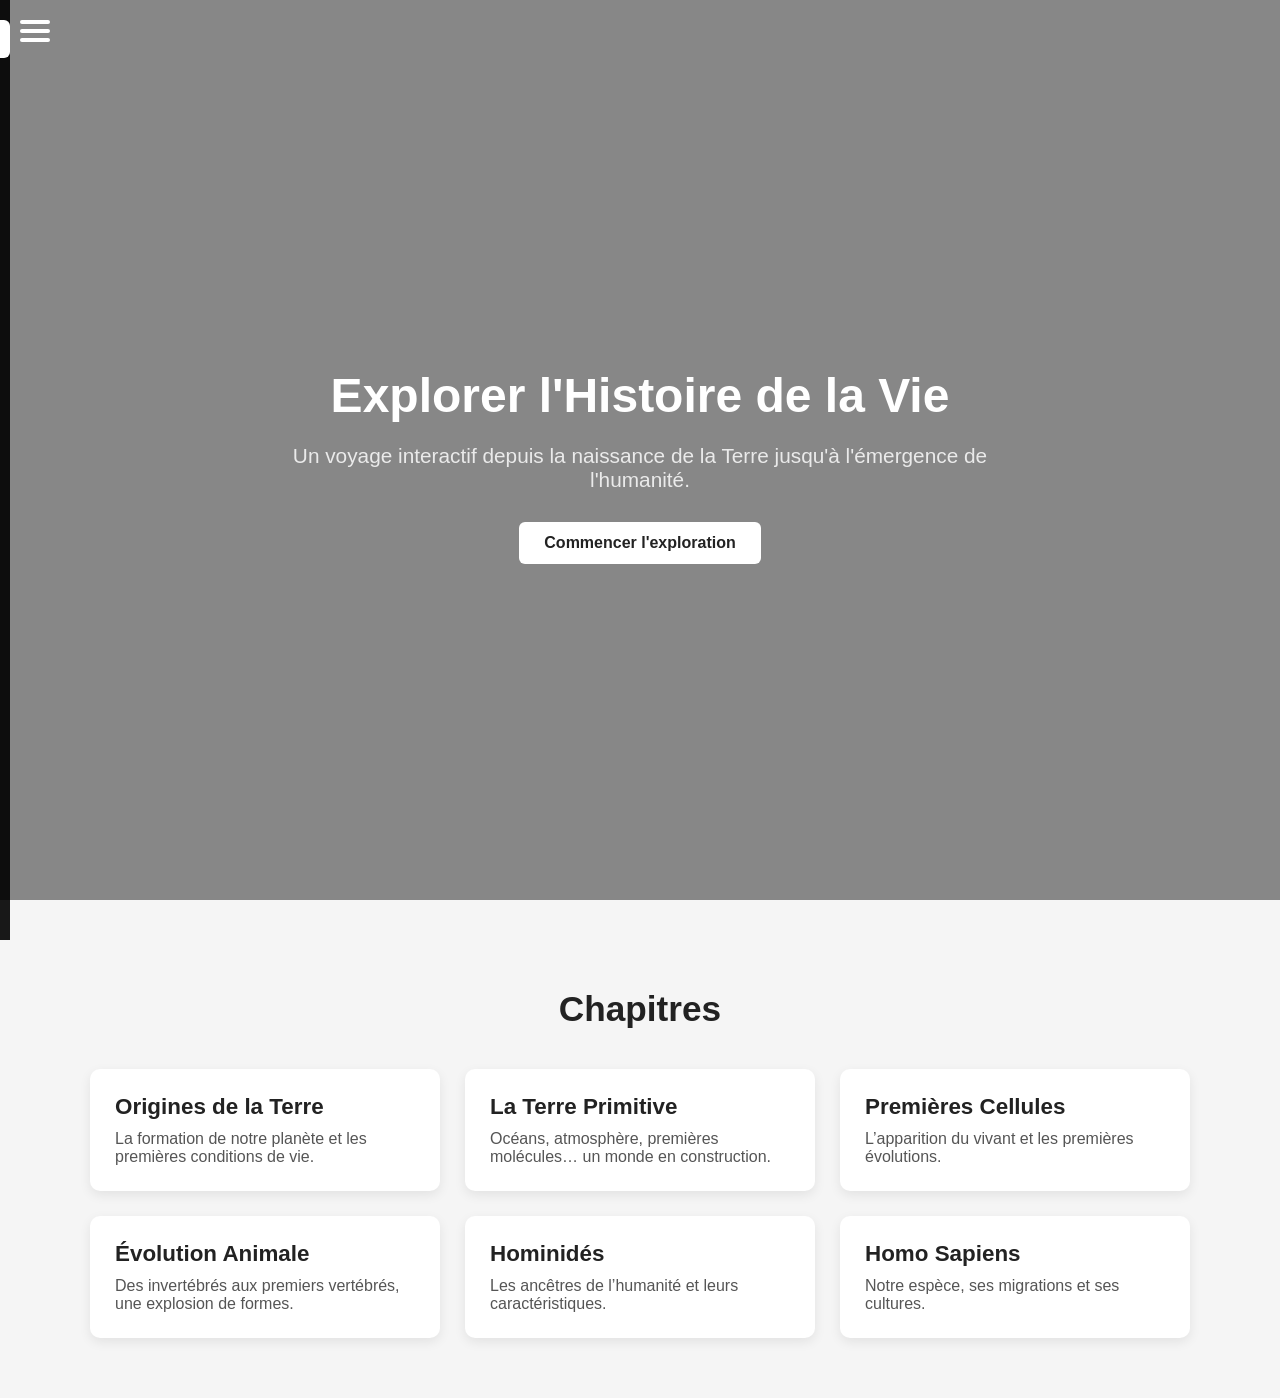
<file: index.html>
<!DOCTYPE html>
<html lang="fr">
<head>
    <meta charset="UTF-8">
    <title>Évolution Humaine</title>
    <link rel="stylesheet" href="style.css">
</head>

<script src="script.js"></script>

<body>
<!-- MENU HAMBURGER -->
<div class="hamburger" onclick="toggleMenu()">
    <span></span>
    <span></span>
    <span></span>
</div>

<!-- MENU LATERAL -->
<nav id="sideMenu" class="side-menu">
    <div class="menu-header">
        <input type="text" id="searchInput" placeholder="Rechercher..." oninput="searchSite()">
    </div>

    <div class="menu-links">
        <a href="index.html">🏠 Index</a>
        <a href="sources.html">📚 Sources</a>
    </div>

    <div id="searchResults" class="search-results"></div>
</nav>


    <!-- SECTION HERO -->
    <header class="hero">
        <div class="hero-content">
            <h1>Explorer l'Histoire de la Vie</h1>
            <p>Un voyage interactif depuis la naissance de la Terre jusqu'à l'émergence de l'humanité.</p>
            <a href="#chapters" class="cta">Commencer l'exploration</a>
        </div>
    </header>

    <!-- SECTION CHAPITRES -->
    <section id="chapters" class="chapters">
        <h2>Chapitres</h2>

        <div class="chapter-grid">

            <a href="chapters/01_origines.html" class="chapter-card">
                <h3>Origines de la Terre</h3>
                <p>La formation de notre planète et les premières conditions de vie.</p>
            </a>

            <a href="chapters/02_terre_primitive.html" class="chapter-card">
                <h3>La Terre Primitive</h3>
                <p>Océans, atmosphère, premières molécules… un monde en construction.</p>
            </a>

            <a href="chapters/03_premieres_cellules.html" class="chapter-card">
                <h3>Premières Cellules</h3>
                <p>L’apparition du vivant et les premières évolutions.</p>
            </a>

            <a href="chapters/04_evolution_animale.html" class="chapter-card">
                <h3>Évolution Animale</h3>
                <p>Des invertébrés aux premiers vertébrés, une explosion de formes.</p>
            </a>

            <a href="chapters/05_hominides.html" class="chapter-card">
                <h3>Hominidés</h3>
                <p>Les ancêtres de l’humanité et leurs caractéristiques.</p>
            </a>

            <a href="chapters/06_homo_sapiens.html" class="chapter-card">
                <h3>Homo Sapiens</h3>
                <p>Notre espèce, ses migrations et ses cultures.</p>
            </a>

        </div>
    </section>

</body>
</html>
</file>
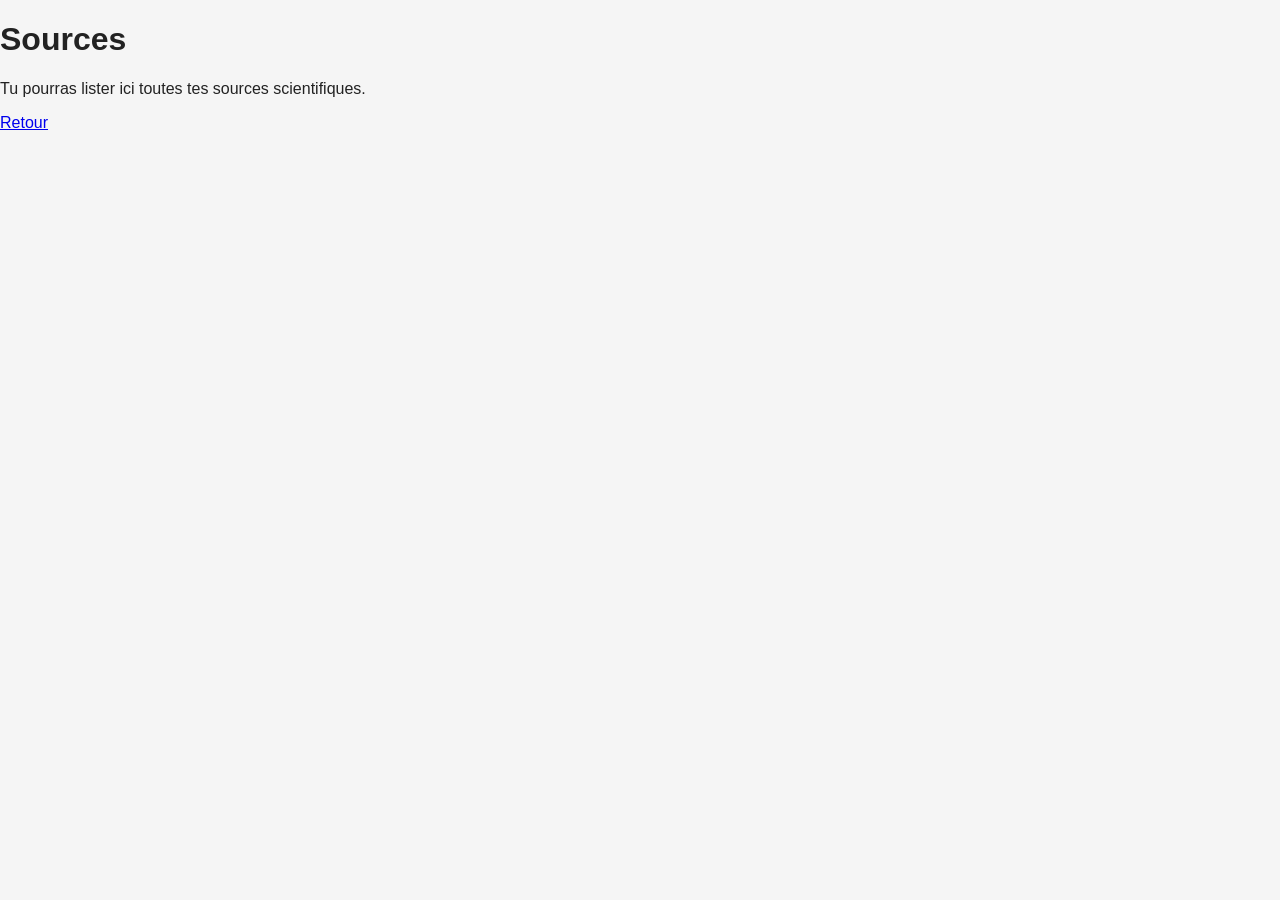
<file: sources.html>
<!DOCTYPE html>
<html lang="fr">
<head>
    <meta charset="UTF-8">
    <title>Sources</title>
    <link rel="stylesheet" href="style.css">
</head>
<body>

<h1>Sources</h1>
<p>Tu pourras lister ici toutes tes sources scientifiques.</p>

<a href="index.html">Retour</a>

</body>
</html>
</file>
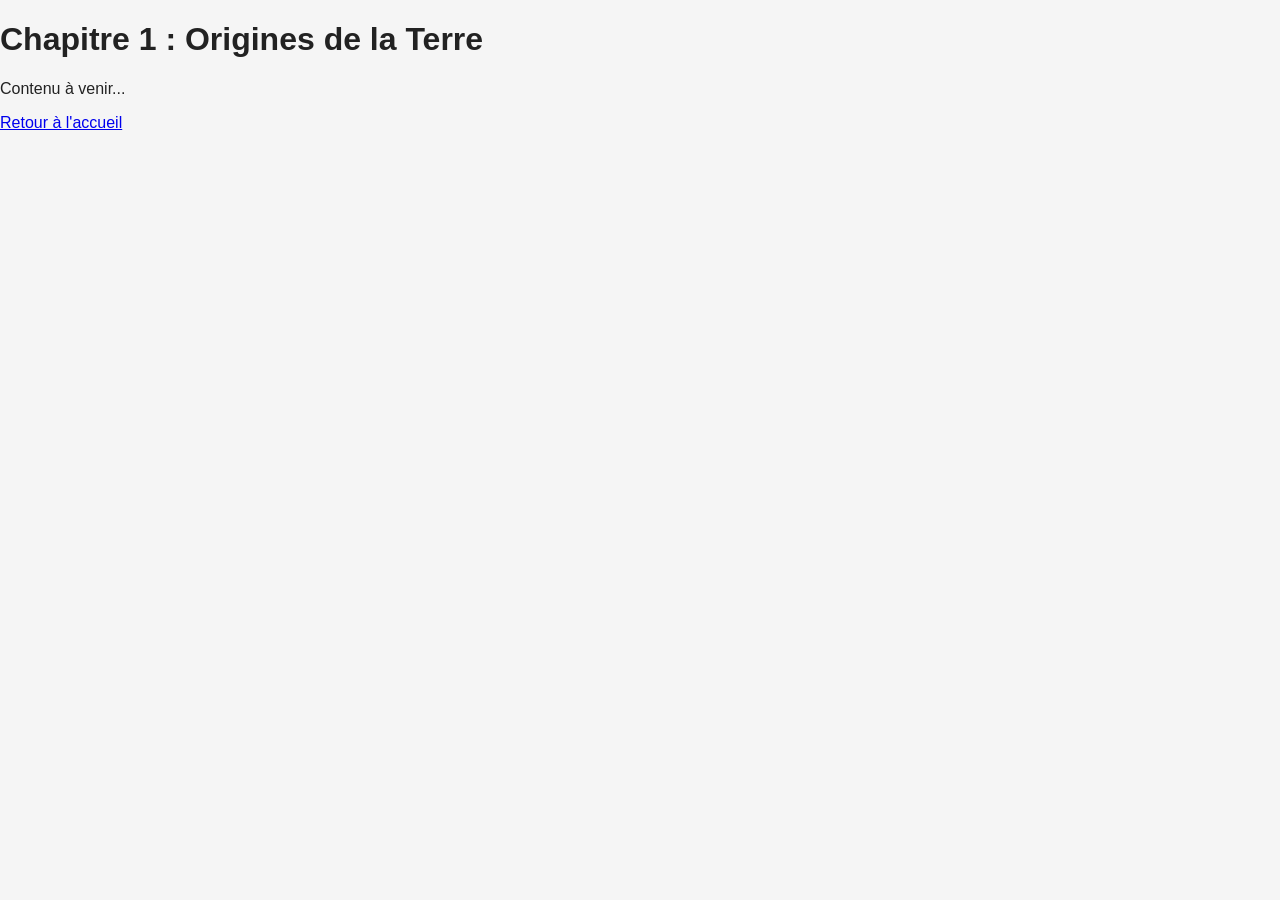
<file: chapters/01_origines.html>
<!DOCTYPE html>
<html lang="fr">
<head>
    <meta charset="UTF-8">
    <title>Origines de la Terre</title>
    <link rel="stylesheet" href="../style.css">
</head>
<body>
    <h1>Chapitre 1 : Origines de la Terre</h1>
    <p>Contenu à venir...</p>

    <a href="../index.html">Retour à l'accueil</a>
</body>
</html>
</file>
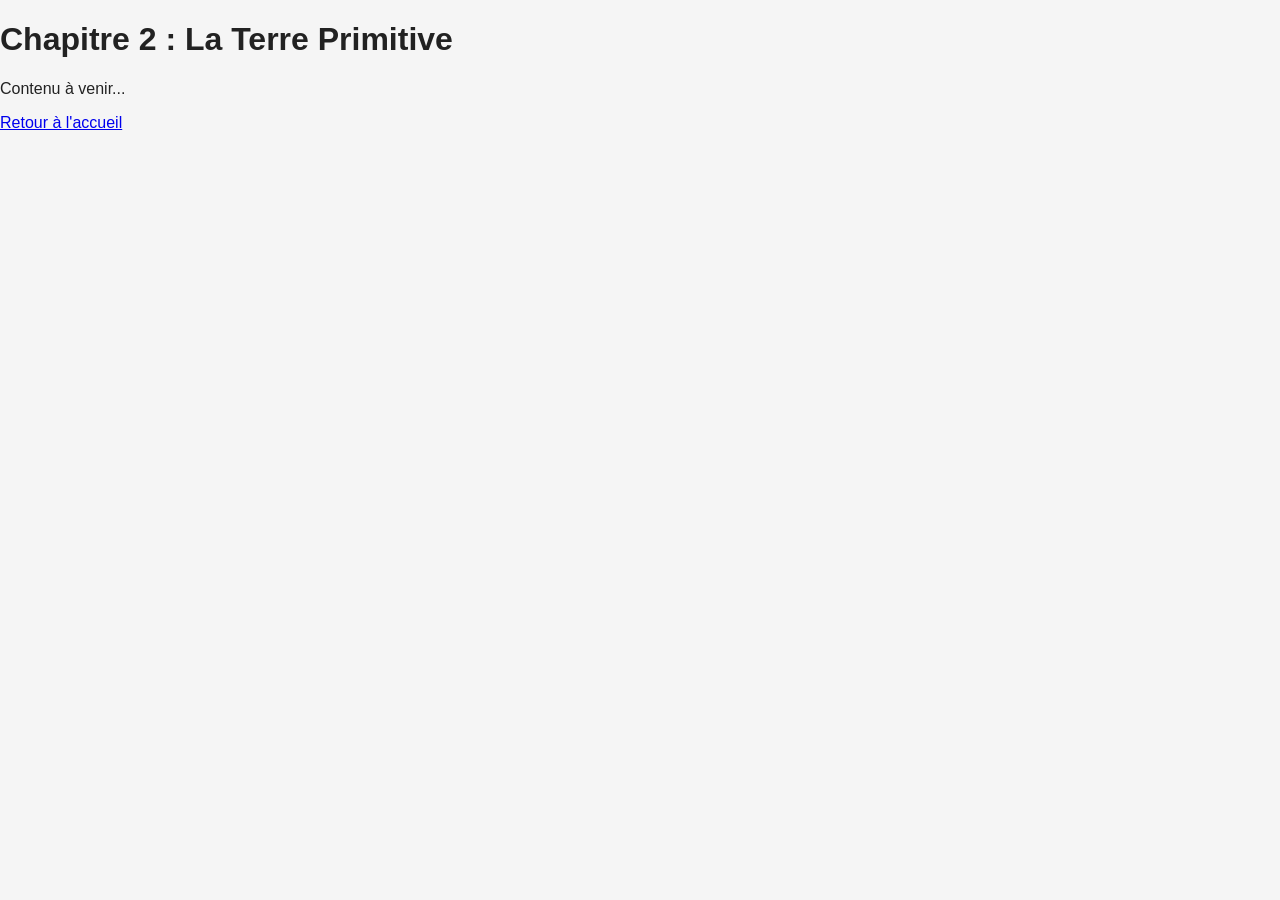
<file: chapters/02_terre_primitive.html>
<!DOCTYPE html>
<html lang="fr">
<head>
    <meta charset="UTF-8">
    <title>Terre Primitive</title>
    <link rel="stylesheet" href="../style.css">
</head>
<body>
    <h1>Chapitre 2 : La Terre Primitive</h1>
    <p>Contenu à venir...</p>

    <a href="../index.html">Retour à l'accueil</a>
</body>
</html>
</file>
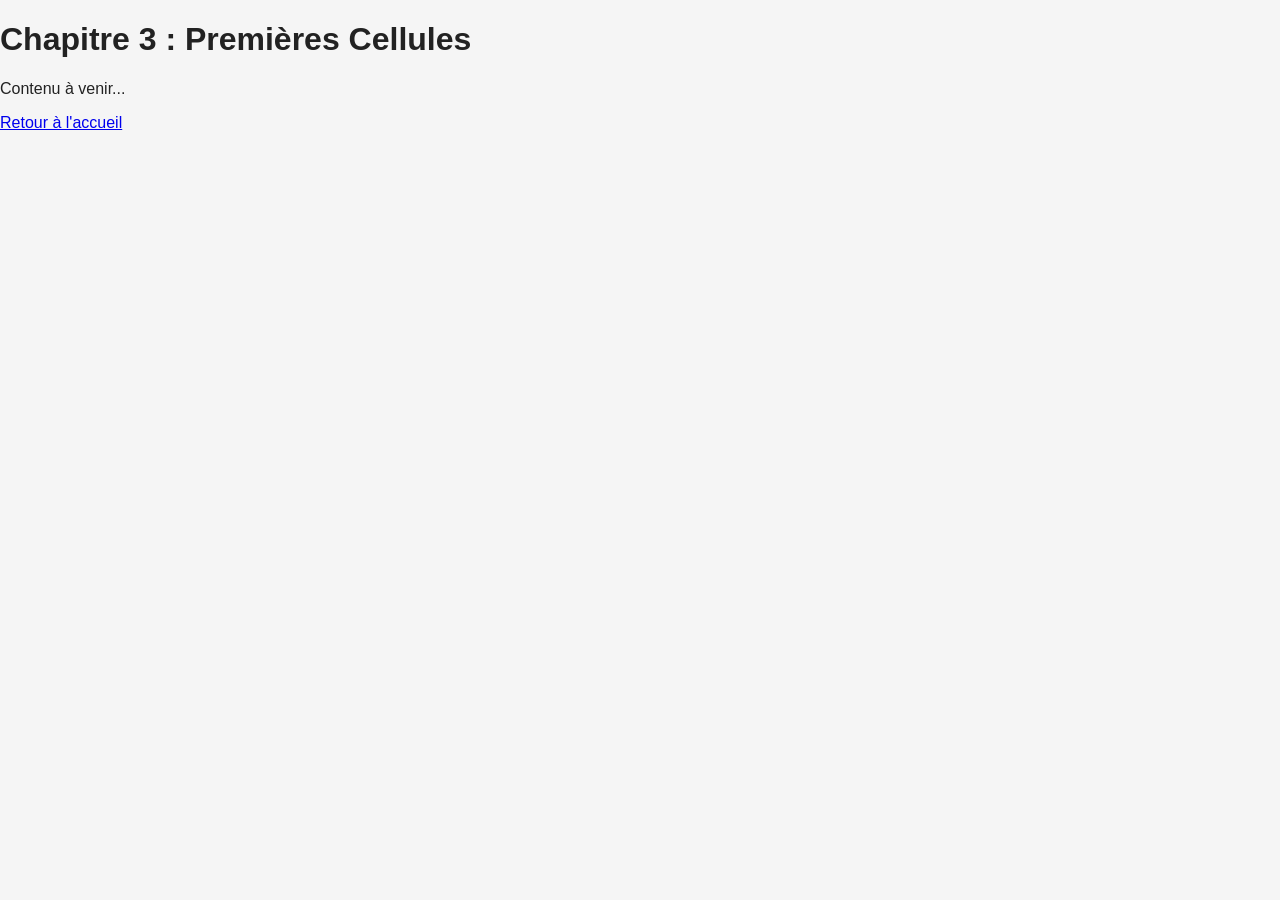
<file: chapters/03_premieres_cellules.html>
<!DOCTYPE html>
<html lang="fr">
<head>
    <meta charset="UTF-8">
    <title>Primeres Cellules</title>
    <link rel="stylesheet" href="../style.css">
</head>
<body>
    <h1>Chapitre 3 : Premières Cellules</h1>
    <p>Contenu à venir...</p>

    <a href="../index.html">Retour à l'accueil</a>
</body>
</html>
</file>
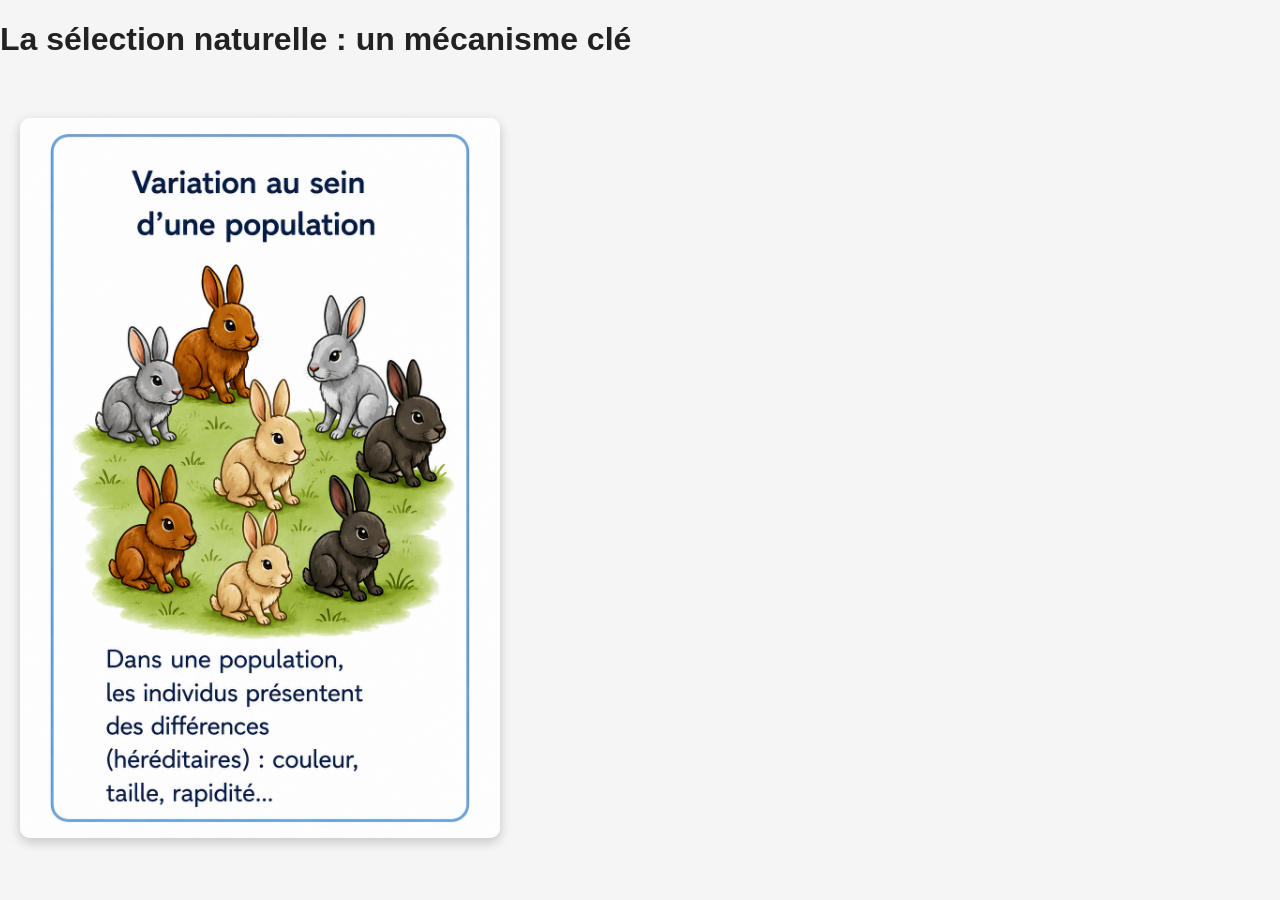
<file: chapters/04_evolution_animale.html>
<!DOCTYPE html>
<html lang="fr">
<head>
  <meta charset="UTF-8">
  <title>Évolution Animale</title>
  <link rel="stylesheet" href="../style.css">
</head>
<body>

  <h1>La sélection naturelle : un mécanisme clé</h1>

  <div class="animation-container" id="animationContainer">
    <!-- Les images seront ajoutées ici -->
  </div>

  <script src="../script.js"></script>
</body>
</html>
</file>
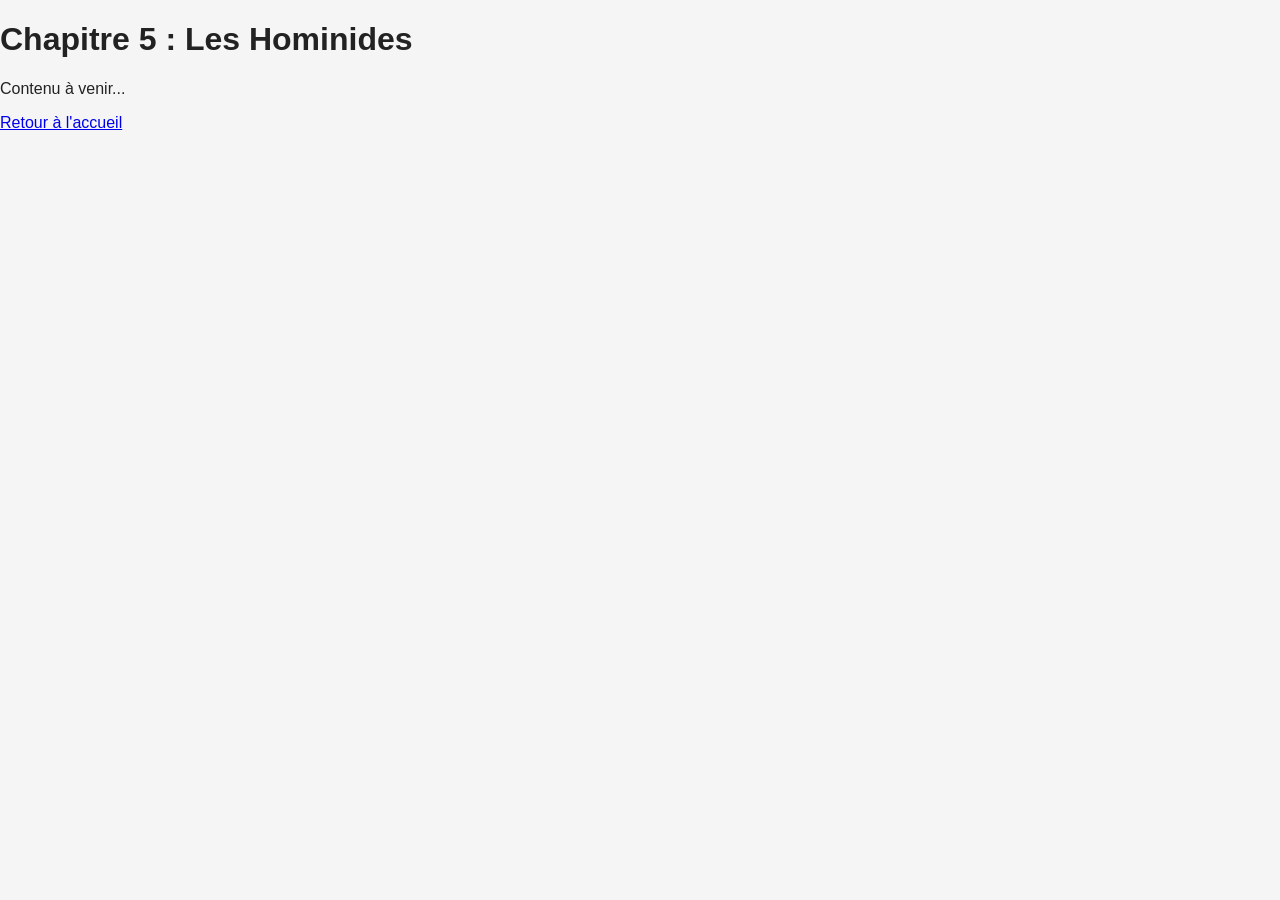
<file: chapters/05_hominides.html>
<!DOCTYPE html>
<html lang="fr">
<head>
    <meta charset="UTF-8">
    <title>Hominides</title>
    <link rel="stylesheet" href="../style.css">
</head>
<body>
    <h1>Chapitre 5 : Les Hominides</h1>
    <p>Contenu à venir...</p>

    <a href="../index.html">Retour à l'accueil</a>
</body>
</html>
</file>
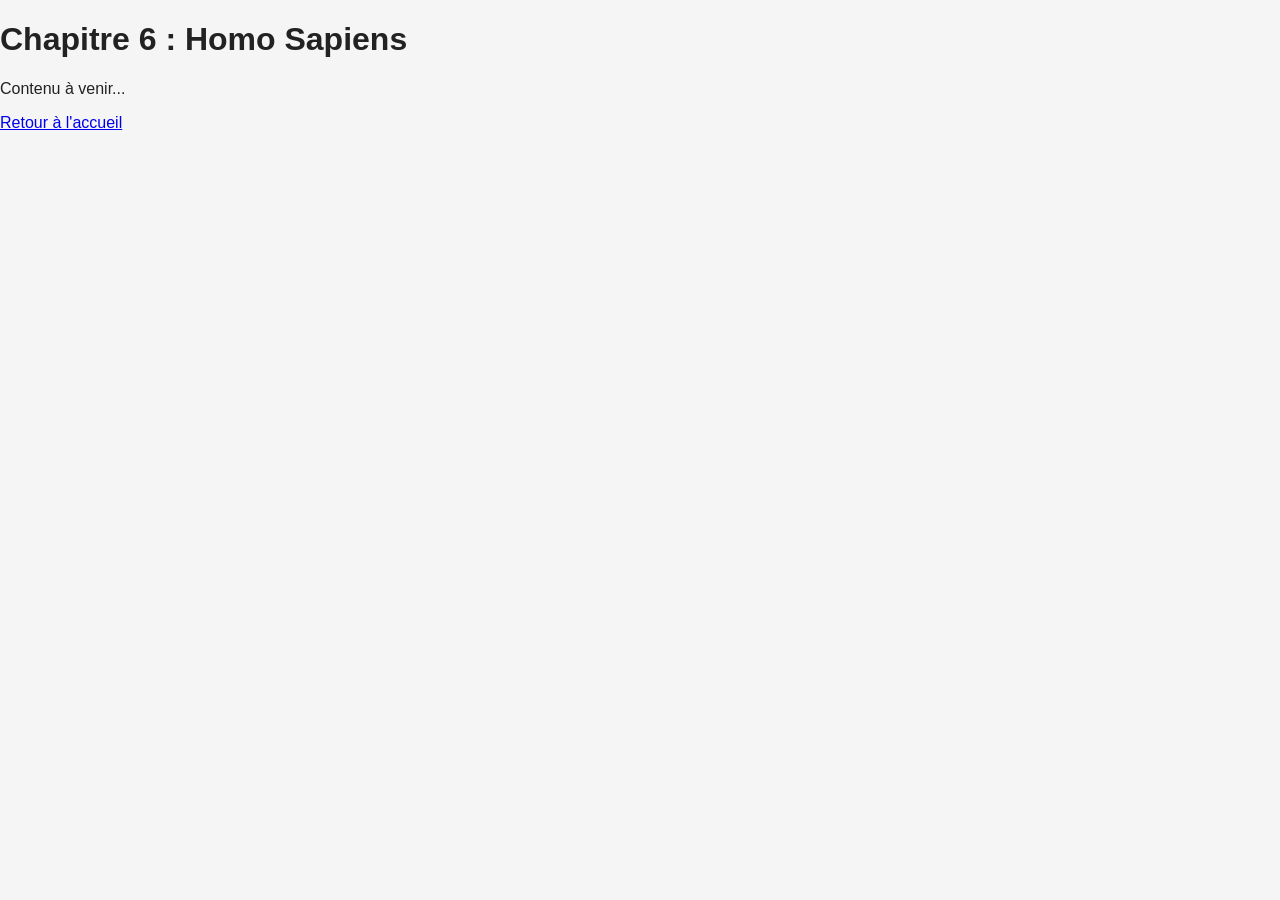
<file: chapters/06_homo_sapiens.html>
<!DOCTYPE html>
<html lang="fr">
<head>
    <meta charset="UTF-8">
    <title>Homo Sapiens</title>
    <link rel="stylesheet" href="../style.css">
</head>
<body>
    <h1>Chapitre 6 : Homo Sapiens</h1>
    <p>Contenu à venir...</p>

    <a href="../index.html">Retour à l'accueil</a>
</body>
</html>
</file>
<file: style.css>
/* RESET SIMPLE */
body {
    margin: 0;
    font-family: "Inter", Arial, sans-serif;
    background: #f5f5f5;
    color: #222;
}

/* SECTION HERO */
.hero {
    height: 100vh;
    background: url('https://images.unsplash.com/photo-1441974231531-c6227db76b6e?auto=format&fit=crop&w=1600&q=80') center/cover no-repeat;
    display: flex;
    align-items: center;
    justify-content: center;
    text-align: center;
    padding: 0 20px;
    position: relative;
}

.hero::after {
    content: "";
    position: absolute;
    inset: 0;
    background: rgba(0,0,0,0.45);
}

.hero-content {
    position: relative;
    z-index: 2;
    max-width: 700px;
}

.hero h1 {
    font-size: 3rem;
    color: #fff;
    margin-bottom: 10px;
}

.hero p {
    font-size: 1.3rem;
    color: #eaeaea;
    margin-bottom: 30px;
}

.cta {
    display: inline-block;
    padding: 12px 25px;
    background: #ffffff;
    color: #222;
    border-radius: 6px;
    text-decoration: none;
    font-weight: bold;
    transition: 0.3s;
}

.cta:hover {
    background: #eaeaea;
}

/* SECTION CHAPITRES */
.chapters {
    padding: 60px 20px;
    max-width: 1100px;
    margin: auto;
}

.chapters h2 {
    text-align: center;
    font-size: 2.2rem;
    margin-bottom: 40px;
}

.chapter-grid {
    display: grid;
    grid-template-columns: repeat(auto-fit, minmax(260px, 1fr));
    gap: 25px;
}

.chapter-card {
    background: white;
    padding: 25px;
    border-radius: 10px;
    text-decoration: none;
    color: #222;
    box-shadow: 0 4px 12px rgba(0,0,0,0.08);
    transition: 0.3s;
}

.chapter-card:hover {
    transform: translateY(-5px);
    box-shadow: 0 8px 20px rgba(0,0,0,0.12);
}

.chapter-card h3 {
    margin-top: 0;
    font-size: 1.4rem;
    margin-bottom: 10px;
}

.chapter-card p {
    margin: 0;
    color: #555;
}
/* HAMBURGER ICON */
.hamburger {
    position: fixed;
    top: 20px;
    left: 20px;
    width: 30px;
    height: 22px;
    display: flex;
    flex-direction: column;
    justify-content: space-between;
    cursor: pointer;
    z-index: 1000;
}

.hamburger span {
    display: block;
    height: 4px;
    background: white;
    border-radius: 2px;
    transition: 0.3s;
}

/* MENU LATERAL */
.side-menu {
    position: fixed;
    top: 0;
    left: -280px;
    width: 250px;
    height: 100%;
    background: rgba(0, 0, 0, 0.9);
    color: white;
    padding: 20px 20px 20px 20px;
    transition: left 0.3s ease;
    z-index: 999;
    display: flex;
    flex-direction: column;
}

.side-menu.open {
    left: 0;
}

/* HEADER DU MENU */
.menu-header input {
    width: 100%;
    padding: 10px;
    border-radius: 6px;
    border: none;
    margin-bottom: 20px;
    font-size: 1rem;
}

/* LIENS DU MENU */
.menu-links a {
    display: block;
    color: white;
    text-decoration: none;
    padding: 10px 0;
    font-size: 1.1rem;
    border-bottom: 1px solid rgba(255,255,255,0.2);
}

.menu-links a:hover {
    color: #ddd;
}

/* RESULTATS DE RECHERCHE */
.search-results {
    margin-top: 20px;
    font-size: 0.9rem;
}

.search-results div {
    background: #333;
    padding: 8px;
    border-radius: 5px;
    margin-bottom: 8px;
    cursor: pointer;
}

.search-results div:hover {
    background: #444;
}

.side-menu {
  position: fixed;
  top: 0;
  left: -280px; /* caché par défaut */
  width: 250px;
  height: 100%;
  background: rgba(0, 0, 0, 0.9);
  color: white;
  padding: 20px;
  transition: left 0.3s ease;
  z-index: 999;
  display: flex;
  flex-direction: column;
}

.side-menu.open {
  left: 0; /* visible quand ouvert */
}

.hero-content {
  position: relative;
  z-index: 1;
}

/* === Animation de l'évolution des lapins === */
.animation-container {
  display: flex;
  flex-direction: row;
  align-items: flex-start;
  gap: 20px;
  margin-top: 40px;
  overflow-x: auto;
  overflow-y: hidden;
  padding: 20px;
  scroll-behavior: smooth;
}

.animation-container img {
  flex: 0 0 55%;
  max-width: 480px;
  border-radius: 10px;
  box-shadow: 0 4px 12px rgba(0,0,0,0.2);
  opacity: 0;
  transform: translateX(40px);
  transition: opacity 0.6s ease, transform 0.6s ease;
  cursor: pointer;
}

.animation-container img.visible {
  opacity: 1;
  transform: translateX(0);
}

.animation-container img:hover {
  transform: scale(1.02);
  transition: transform 0.3s ease;
}
</file>
